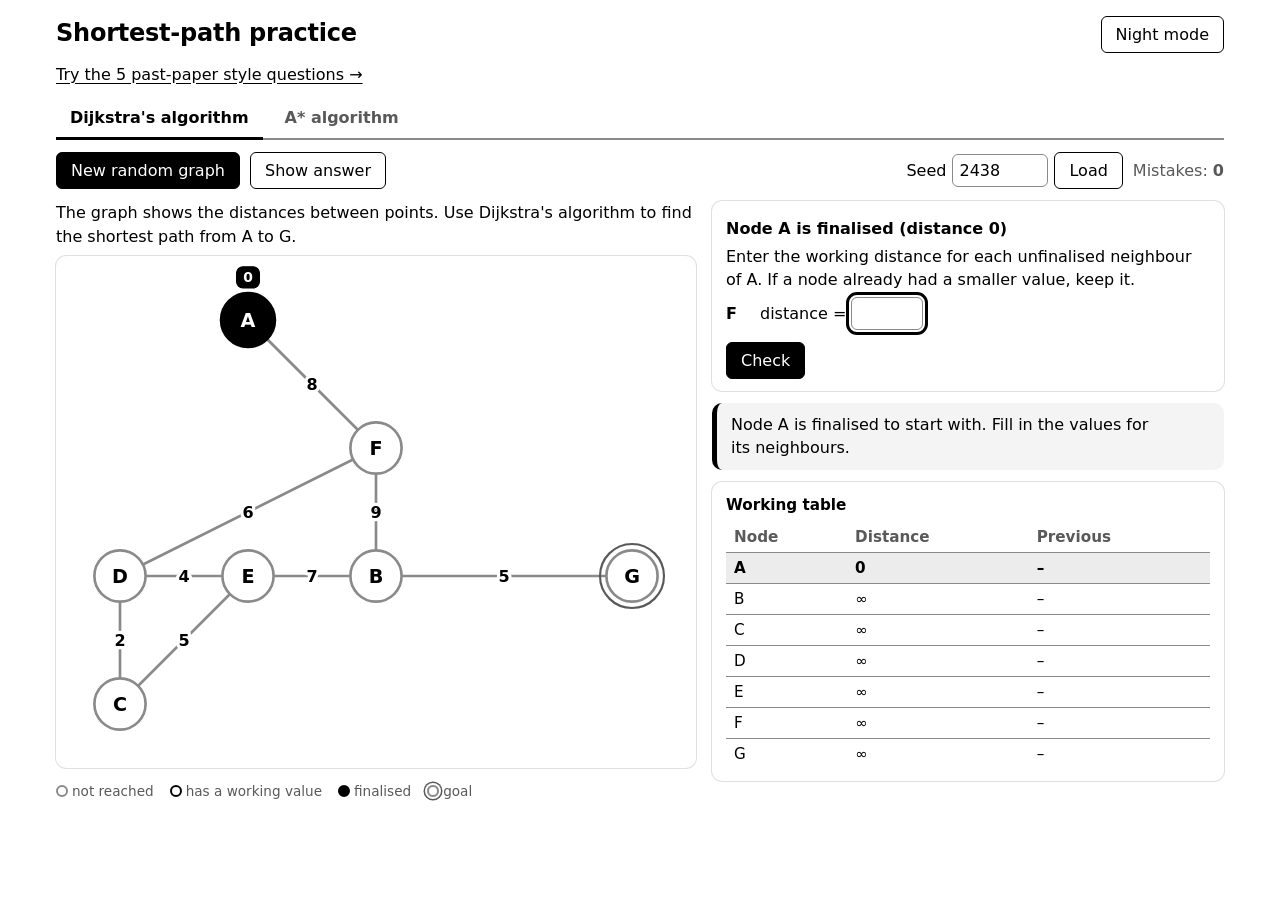
<file: index.html>
<!doctype html>
<html lang="en">
<head>
  <meta charset="utf-8">
  <meta name="viewport" content="width=device-width, initial-scale=1">
  <title>Shortest-Path Practice: Dijkstra &amp; A*</title>
  <link rel="stylesheet" href="style.css">
  <script src="theme.js"></script>
</head>
<body>
  <header>
    <button id="themeToggle" type="button" class="secondary theme-toggle"></button>
    <h1>Shortest-path practice</h1>
    <p class="sub"><a href="questions.html">Try the 5 past-paper style questions &rarr;</a></p>
    <div class="tabs" role="tablist" aria-label="Algorithm">
      <button role="tab" id="tab-dijkstra" data-algo="dijkstra">Dijkstra's algorithm</button>
      <button role="tab" id="tab-astar" data-algo="astar">A* algorithm</button>
    </div>
  </header>

  <div class="toolbar">
    <button id="btnNew" type="button">New random graph</button>
    <button id="btnReveal" type="button" class="secondary">Show answer</button>
    <form id="seedForm" class="seedform">
      <label for="seedInput">Seed</label>
      <input id="seedInput" type="text" inputmode="numeric" size="7" autocomplete="off">
      <button type="submit" class="secondary">Load</button>
    </form>
    <span class="mistakes">Mistakes: <strong id="mistakes">0</strong></span>
  </div>

  <main>
    <section class="left" aria-label="Graph">
      <p id="question" class="question"></p>
      <svg id="graph" role="group" aria-label="Graph"></svg>
      <ul class="legend" id="legend"></ul>
    </section>

    <section class="right" aria-label="Working">
      <div id="task" class="card"></div>
      <div id="feedback" class="feedback" role="status" aria-live="polite"></div>
      <div id="tableWrap" class="card"></div>
    </section>
  </main>

  <script src="logic.js"></script>
  <script src="app.js"></script>
</body>
</html>
</file>
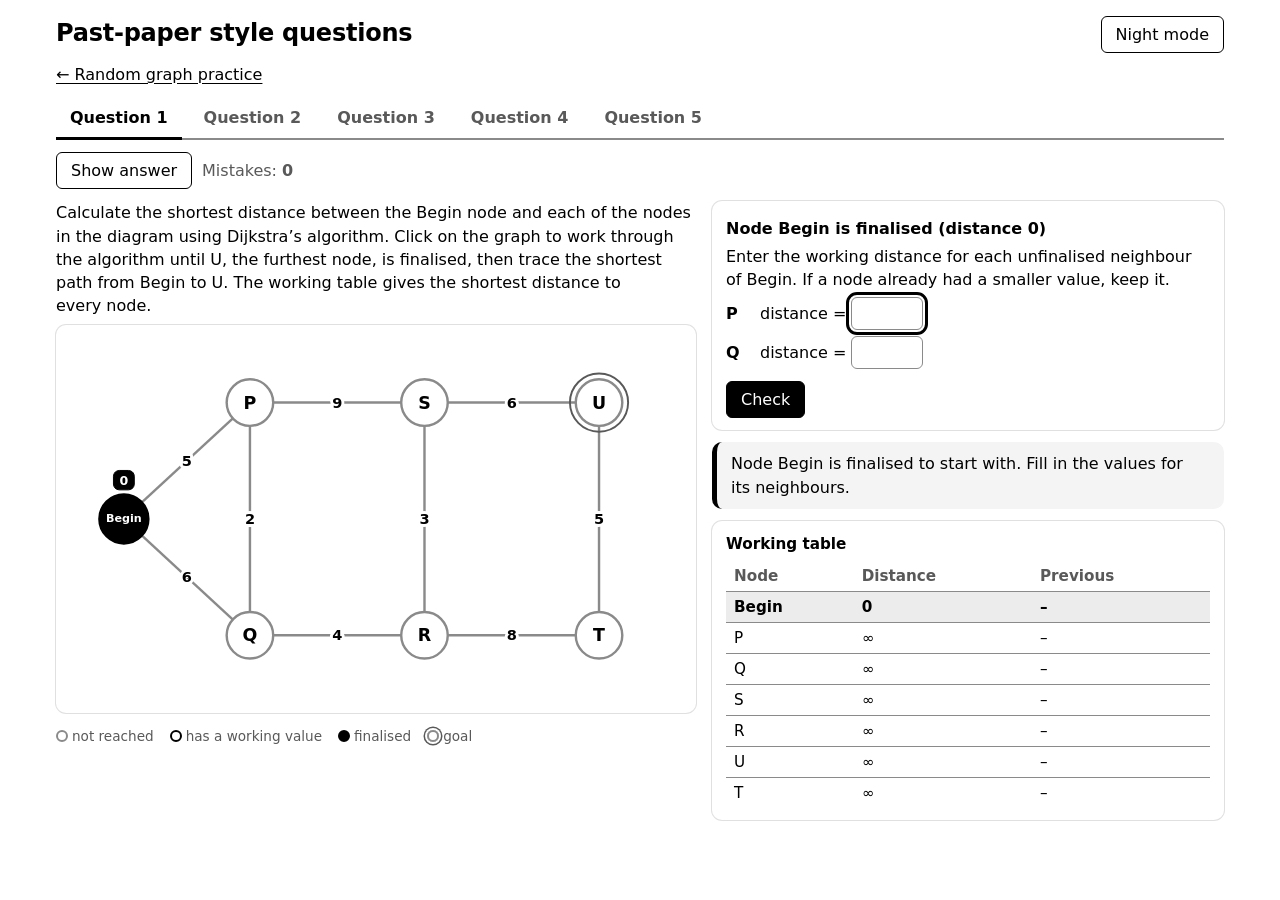
<file: questions.html>
<!doctype html>
<html lang="en">
<head>
  <meta charset="utf-8">
  <meta name="viewport" content="width=device-width, initial-scale=1">
  <title>Past-paper style questions: Dijkstra &amp; A*</title>
  <link rel="stylesheet" href="style.css">
  <script src="theme.js"></script>
</head>
<body>
  <header>
    <button id="themeToggle" type="button" class="secondary theme-toggle"></button>
    <h1>Past-paper style questions</h1>
    <p class="sub"><a href="index.html">&larr; Random graph practice</a></p>
    <div class="tabs" id="qtabs" role="tablist" aria-label="Question"></div>
  </header>

  <div class="toolbar">
    <button id="btnReveal" type="button" class="secondary">Show answer</button>
    <span class="mistakes">Mistakes: <strong id="mistakes">0</strong></span>
  </div>

  <main>
    <section class="left" aria-label="Graph">
      <p id="question" class="question"></p>
      <svg id="graph" role="group" aria-label="Graph"></svg>
      <ul class="legend" id="legend"></ul>
    </section>

    <section class="right" aria-label="Working">
      <div id="task" class="card"></div>
      <div id="feedback" class="feedback" role="status" aria-live="polite"></div>
      <div id="tableWrap" class="card"></div>
    </section>
  </main>

  <script src="logic.js"></script>
  <script src="questions-data.js"></script>
  <script src="questions.js"></script>
  <script src="app.js"></script>
</body>
</html>
</file>
<file: style.css>
:root {
  --bg: #fff; --card: #fff; --text: #000; --muted: #595959; --line: #8a8a8a;
  --accent: #000; --accent-text: #fff;
  --work: #fff; --work-stroke: #000;
  --final: #000; --final-stroke: #000; --final-text: #fff; --final-row: #ececec;
  --bad: #000; --bad-bg: #ececec; --ok: #000; --ok-bg: #fff; --info-bg: #f4f4f4;
  --path: #000;
  --ease-out: cubic-bezier(0.23, 1, 0.32, 1);
  --shadow: 0 0 0 1px rgba(0,0,0,.12);
  color-scheme: light;
}
:root[data-theme="dark"] {
    --bg: #000; --card: #000; --text: #fff; --muted: #a8a8a8; --line: #767676;
    --accent: #fff; --accent-text: #000;
    --work: #000; --work-stroke: #fff;
    --final: #fff; --final-stroke: #fff; --final-text: #000; --final-row: #222;
    --bad: #fff; --bad-bg: #222; --ok: #fff; --ok-bg: #000; --info-bg: #161616;
    --path: #fff;
    --shadow: 0 0 0 1px rgba(255,255,255,.18);
    color-scheme: dark;
}
* { box-sizing: border-box; }
body { -webkit-font-smoothing: antialiased; -webkit-tap-highlight-color: transparent; margin: 0; background: var(--bg); color: var(--text); font: 16px/1.45 system-ui, "Segoe UI", sans-serif; }
header, .toolbar, main { max-width: 1200px; margin: 0 auto; padding: 0 16px; }
header { padding-top: 16px; position: relative; }
.theme-toggle { position: absolute; top: 16px; right: 16px; }
h1 { margin: 0 0 12px; font-size: 1.5rem; letter-spacing: -.01em; text-wrap: balance; }
.sub { margin: 2px 0 12px; color: var(--muted); text-wrap: pretty; }
.sub a { color: var(--accent); text-underline-offset: 3px; }

.tabs { display: flex; gap: 8px; border-bottom: 2px solid var(--line); }
.tabs button { border: 0; background: none; color: var(--muted); padding: 8px 14px; font: inherit; font-weight: 600; cursor: pointer; border-bottom: 3px solid transparent; margin-bottom: -2px; border-radius: 6px 6px 0 0; transition: color 160ms var(--ease-out), border-color 160ms var(--ease-out), background-color 160ms var(--ease-out); }
@media (hover: hover) and (pointer: fine) { .tabs button:hover { color: var(--text); background: color-mix(in srgb, var(--accent) 8%, transparent); } }
.tabs button:active { background: color-mix(in srgb, var(--accent) 14%, transparent); }
.tabs button[aria-selected="true"] { color: var(--accent); border-bottom-color: var(--accent); }

.toolbar { display: flex; flex-wrap: wrap; gap: 10px; align-items: center; padding-top: 12px; padding-bottom: 12px; }
button { font: inherit; border-radius: 6px; border: 1px solid var(--accent); background: var(--accent); color: var(--accent-text); padding: 6px 14px; cursor: pointer; transition: transform 160ms var(--ease-out), background-color 160ms var(--ease-out), color 160ms var(--ease-out), opacity 160ms var(--ease-out); }
button:active:not(:disabled) { transform: scale(0.97); }
@media (hover: hover) and (pointer: fine) {
  button:not(.secondary):not(:disabled):hover { background: color-mix(in srgb, var(--accent) 88%, var(--text)); }
  button.secondary:not(:disabled):hover { background: color-mix(in srgb, var(--accent) 10%, transparent); }
}
button.secondary { background: transparent; color: var(--accent); }
button:disabled { opacity: .5; cursor: not-allowed; }
button:focus-visible, input:focus-visible, .node:focus-visible { outline: 3px solid var(--path); outline-offset: 2px; }
.seedform { display: flex; gap: 6px; align-items: center; margin-left: auto; }
.mistakes { color: var(--muted); font-variant-numeric: tabular-nums; }
input[type=text] { font: inherit; padding: 4px 6px; border: 1px solid var(--line); border-radius: 6px; background: var(--card); color: var(--text); width: 4.5em; transition: border-color 160ms var(--ease-out), background-color 160ms var(--ease-out); font-variant-numeric: tabular-nums; }
.seedform input { width: 6em; }
input.ok { border: 2px solid var(--ok); padding: 3px 5px; }
input.bad { border: 2px dashed var(--bad); background: var(--bad-bg); padding: 3px 5px; }

main { display: grid; grid-template-columns: minmax(0, 1.25fr) minmax(0, 1fr); gap: 16px; padding-bottom: 32px; align-items: start; }
@media (max-width: 900px) { main { grid-template-columns: 1fr; } }
.card { background: var(--card); border-radius: 10px; padding: 12px 14px; margin-bottom: 12px; box-shadow: var(--shadow); }
.question { margin: 0 0 8px; }
#graph { width: 100%; height: auto; background: var(--card); border-radius: 10px; box-shadow: var(--shadow); touch-action: manipulation; }

/* graph parts */
.edge { stroke: var(--line); stroke-width: 2.5; }
.edge.onpath { stroke: var(--path); stroke-width: 6; }
.wlabel { font-size: 15px; font-weight: 600; fill: var(--text); text-anchor: middle; dominant-baseline: central; paint-order: stroke; stroke: var(--card); stroke-width: 6px; stroke-linejoin: round; }
.node circle.body { fill: var(--card); stroke: var(--line); stroke-width: 2.5; }
.node.working circle.body { fill: var(--work); stroke: var(--work-stroke); }
.node.final circle.body { fill: var(--final); stroke: var(--final-stroke); }
.node.final .nlabel { fill: var(--final-text); }
.node.onpath circle.body { stroke: var(--path); stroke-width: 5; }
.node.current circle.body { stroke-width: 5; }
.node.wrong circle.body { fill: var(--bad-bg); stroke: var(--bad); stroke-width: 5; stroke-dasharray: 7 5; }
.node circle.goalring { fill: none; stroke: var(--muted); stroke-width: 2; }
.node.clickable { cursor: pointer; }
.node circle.body { transition: stroke 160ms var(--ease-out), fill 160ms var(--ease-out), stroke-width 160ms var(--ease-out); }
@media (hover: hover) and (pointer: fine) { .node.clickable:hover circle.body { stroke: var(--accent); stroke-width: 4; } }
.node.clickable:active circle.body { stroke: var(--accent); stroke-width: 5; }
.node.wrong { animation: shake 300ms var(--ease-out); }
@keyframes shake { 20% { transform: translateX(-4px); } 50% { transform: translateX(4px); } 80% { transform: translateX(-2px); } }
.nlabel { font-size: 18px; font-weight: 700; fill: var(--text); text-anchor: middle; dominant-baseline: central; pointer-events: none; }
.nlabel.small { font-size: 14px; }
.nlabel.tiny { font-size: 11.5px; }
.hlabel { font-size: 13px; fill: var(--muted); text-anchor: middle; pointer-events: none; paint-order: stroke; stroke: var(--card); stroke-width: 4px; }
.badge rect { fill: var(--work); stroke: var(--work-stroke); }
.badge.final rect { fill: var(--final); stroke: var(--final-stroke); }
.badge.final text { fill: var(--final-text); }
.badge text { font-size: 13px; font-weight: 700; fill: var(--text); text-anchor: middle; dominant-baseline: central; }

.legend { list-style: none; display: flex; flex-wrap: wrap; gap: 6px 16px; padding: 0; margin: 8px 0 0; color: var(--muted); font-size: .85rem; }
.legend i { display: inline-block; width: 12px; height: 12px; border-radius: 50%; border: 2px solid var(--line); vertical-align: -1px; margin-right: 4px; }
.legend i.w { background: var(--work); border-color: var(--work-stroke); }
.legend i.f { background: var(--final); border-color: var(--final-stroke); }
.legend i.g { box-shadow: 0 0 0 2px var(--card), 0 0 0 3.5px var(--muted); }

/* task + feedback */
.task-title { margin: 0 0 6px; font-weight: 700; }
.task p { margin: 4px 0; }
.upd .row { display: flex; flex-wrap: wrap; gap: 6px 10px; align-items: center; margin: 6px 0; }
.upd .row b { min-width: 1.5em; }
.upd .row span { color: var(--muted); }
.upd button, .costform button { margin-top: 6px; }
.feedback:empty { display: none; }
.question, .feedback, .task p { text-wrap: pretty; }
.feedback { border-radius: 10px; padding: 10px 14px; margin-bottom: 12px; border-left: 5px solid; }
.feedback ul { margin: 4px 0 0; padding-left: 20px; }
.feedback.ok { background: var(--ok-bg); border-color: var(--ok); }
.feedback.bad { background: var(--bad-bg); border-color: var(--bad); border-left-style: double; border-left-width: 7px; }
.feedback.info { background: var(--info-bg); border-color: var(--accent); }

table { font-variant-numeric: tabular-nums; width: 100%; border-collapse: collapse; font-size: .95rem; }
caption { text-align: left; font-weight: 700; padding-bottom: 6px; }
th, td { text-align: left; padding: 4px 8px; border-bottom: 1px solid var(--line); }
th { color: var(--muted); font-weight: 600; }
tr:last-child td { border-bottom: 0; }
tr.finalised td { background: var(--final-row); font-weight: 600; }
.empty { color: var(--muted); margin: 0; }

@media (prefers-reduced-motion: reduce) {
  *, *::before, *::after { transition-duration: 0.01ms !important; animation: none !important; }
  button:active:not(:disabled) { transform: none; }
}
</file>
